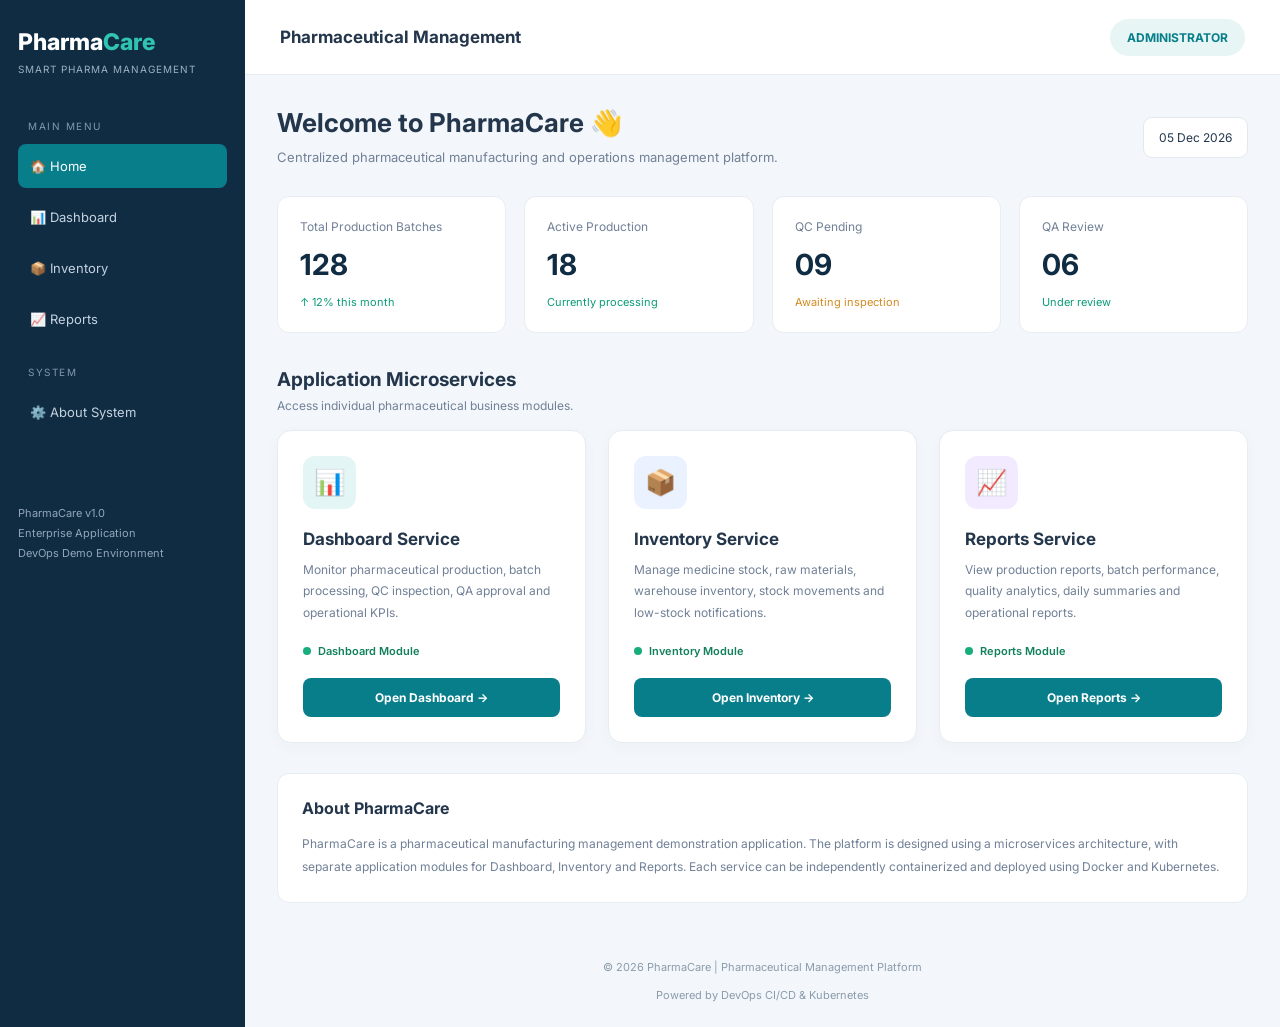
<file: index.html>
<!DOCTYPE html>
<html lang="en">
<head>
<meta charset="UTF-8">
<meta name="viewport" content="width=device-width, initial-scale=1.0">
<title>PharmaCare | Enterprise Management</title>

<link href="https://fonts.googleapis.com/css2?family=Inter:wght@400;500;600;700;800&display=swap" rel="stylesheet">

<style>
* {
    margin: 0;
    padding: 0;
    box-sizing: border-box;
}

body {
    font-family: Inter, sans-serif;
    background: #f3f7fb;
    color: #24364b;
}

.layout {
    display: flex;
    min-height: 100vh;
}

/* Sidebar */
.sidebar {
    width: 245px;
    background: #102c43;
    color: white;
    padding: 28px 18px;
    flex-shrink: 0;
}

.brand {
    font-size: 23px;
    font-weight: 800;
    margin-bottom: 7px;
}

.brand span {
    color: #31c4b1;
}

.tagline {
    color: #9cb0c1;
    font-size: 10px;
    letter-spacing: 1px;
    margin-bottom: 45px;
}

.menu-title {
    color: #8198ab;
    font-size: 10px;
    margin: 25px 10px 12px;
    letter-spacing: 1.5px;
}

.menu a {
    display: block;
    text-decoration: none;
    color: #c5d3df;
    padding: 14px 12px;
    border-radius: 8px;
    margin-bottom: 7px;
    font-size: 13px;
    transition: .2s;
}

.menu a:hover,
.menu a.active {
    background: #087e8b;
    color: white;
}

.sidebar-footer {
    margin-top: 70px;
    font-size: 11px;
    color: #91a7b9;
    line-height: 1.8;
}

/* Main */
.main {
    flex: 1;
    min-width: 0;
}

.topbar {
    background: white;
    height: 75px;
    padding: 0 35px;
    display: flex;
    justify-content: space-between;
    align-items: center;
    border-bottom: 1px solid #e5edf2;
}

.topbar h3 {
    font-size: 17px;
}

.user {
    background: #e7f6f4;
    color: #087e8b;
    padding: 11px 17px;
    border-radius: 25px;
    font-size: 12px;
    font-weight: 700;
}

.container {
    padding: 32px;
    max-width: 1450px;
    margin: auto;
}

.welcome {
    display: flex;
    justify-content: space-between;
    align-items: center;
    margin-bottom: 28px;
    gap: 15px;
}

.welcome h1 {
    font-size: 26px;
    margin-bottom: 9px;
}

.welcome p {
    color: #718096;
    font-size: 13px;
    line-height: 1.6;
}

.date {
    background: white;
    border: 1px solid #e1e9ef;
    border-radius: 9px;
    padding: 12px 15px;
    font-size: 12px;
    white-space: nowrap;
}

/* Statistics */
.stats {
    display: grid;
    grid-template-columns: repeat(4, 1fr);
    gap: 18px;
    margin-bottom: 35px;
}

.stat {
    background: white;
    border: 1px solid #e7edf2;
    border-radius: 12px;
    padding: 22px;
}

.stat-label {
    color: #718096;
    font-size: 12px;
}

.stat h2 {
    font-size: 29px;
    margin: 13px 0 8px;
    color: #102c43;
}

.stat small {
    color: #0b9b78;
    font-size: 11px;
}

/* Microservices */
.section-heading {
    margin-bottom: 17px;
}

.section-heading h2 {
    font-size: 19px;
    margin-bottom: 7px;
}

.section-heading p {
    color: #718096;
    font-size: 12px;
}

.services {
    display: grid;
    grid-template-columns: repeat(3, 1fr);
    gap: 22px;
}

.service {
    background: white;
    padding: 25px;
    border: 1px solid #e5edf2;
    border-radius: 14px;
    transition: .25s;
    box-shadow: 0 4px 15px rgba(25,50,70,.03);
}

.service:hover {
    transform: translateY(-5px);
    box-shadow: 0 10px 25px rgba(25,50,70,.09);
}

.service-icon {
    width: 53px;
    height: 53px;
    border-radius: 12px;
    display: grid;
    place-items: center;
    font-size: 25px;
    margin-bottom: 20px;
}

.dashboard-icon {
    background: #e4f5f5;
}

.inventory-icon {
    background: #eaf1ff;
}

.reports-icon {
    background: #f2eaff;
}

.service h3 {
    font-size: 17px;
    margin-bottom: 10px;
}

.service p {
    color: #718096;
    font-size: 12px;
    line-height: 1.8;
    min-height: 65px;
}

.service-status {
    display: flex;
    align-items: center;
    gap: 7px;
    margin: 20px 0;
    font-size: 11px;
    color: #12805c;
    font-weight: 600;
}

.dot {
    height: 8px;
    width: 8px;
    background: #18ad7c;
    border-radius: 50%;
}

.service a {
    display: block;
    text-align: center;
    background: #087e8b;
    padding: 12px;
    border-radius: 8px;
    color: white;
    text-decoration: none;
    font-size: 12px;
    font-weight: 700;
}

.service a:hover {
    background: #065d69;
}

/* Information */
.info {
    margin-top: 30px;
    background: white;
    padding: 24px;
    border: 1px solid #e5edf2;
    border-radius: 12px;
}

.info h3 {
    font-size: 16px;
    margin-bottom: 15px;
}

.info p {
    color: #718096;
    font-size: 12px;
    line-height: 1.9;
}

footer {
    text-align: center;
    padding: 25px;
    color: #8a9baa;
    font-size: 11px;
}

/* Responsive */
@media(max-width: 1050px) {
    .stats {
        grid-template-columns: repeat(2, 1fr);
    }

    .services {
        grid-template-columns: 1fr 1fr;
    }
}

@media(max-width: 700px) {
    .sidebar {
        width: 68px;
        padding: 22px 8px;
    }

    .brand {
        font-size: 15px;
        text-align: center;
    }

    .tagline, .menu-title, .menu a span,
    .sidebar-footer {
        display: none;
    }

    .menu a {
        text-align: center;
        padding: 15px 3px;
        font-size: 18px;
    }

    .container {
        padding: 20px 14px;
    }

    .topbar {
        padding: 0 15px;
    }

    .services {
        grid-template-columns: 1fr;
    }

    .welcome {
        align-items: flex-start;
        flex-direction: column;
    }
}

@media(max-width: 420px) {
    .stats {
        grid-template-columns: 1fr 1fr;
        gap: 9px;
    }

    .stat {
        padding: 14px;
    }

    .stat h2 {
        font-size: 23px;
    }
}
</style>
</head>

<body>

<div class="layout">

    <!-- SIDEBAR -->
    <aside class="sidebar">

        <div class="brand">Pharma<span>Care</span></div>
        <div class="tagline">SMART PHARMA MANAGEMENT</div>

        <div class="menu-title">MAIN MENU</div>

        <div class="menu">
            <a href="index.html" class="active">🏠 <span>Home</span></a>
            <a href="/dashboard/">📊 <span>Dashboard</span></a>
            <a href="/inventory/">📦 <span>Inventory</span></a>
            <a href="/reports/">📈 <span>Reports</span></a>
        </div>

        <div class="menu-title">SYSTEM</div>

        <div class="menu">
            <a href="#about">⚙️ <span>About System</span></a>
        </div>

        <div class="sidebar-footer">
            PharmaCare v1.0<br>
            Enterprise Application<br>
            DevOps Demo Environment
        </div>

    </aside>

    <!-- MAIN CONTENT -->
    <main class="main">

        <div class="topbar">
            <h3>Pharmaceutical Management</h3>
            <div class="user">ADMINISTRATOR</div>
        </div>

        <div class="container">

            <div class="welcome">
                <div>
                    <h1>Welcome to PharmaCare 👋</h1>
                    <p>Centralized pharmaceutical manufacturing and operations management platform.</p>
                </div>

                <div class="date" id="date"></div>
            </div>

            <!-- KPI -->
            <div class="stats">

                <div class="stat">
                    <div class="stat-label">Total Production Batches</div>
                    <h2>128</h2>
                    <small>↑ 12% this month</small>
                </div>

                <div class="stat">
                    <div class="stat-label">Active Production</div>
                    <h2>18</h2>
                    <small>Currently processing</small>
                </div>

                <div class="stat">
                    <div class="stat-label">QC Pending</div>
                    <h2>09</h2>
                    <small style="color:#d28b22">Awaiting inspection</small>
                </div>

                <div class="stat">
                    <div class="stat-label">QA Review</div>
                    <h2>06</h2>
                    <small>Under review</small>
                </div>

            </div>

            <!-- MICROSERVICES -->
            <div class="section-heading">
                <h2>Application Microservices</h2>
                <p>Access individual pharmaceutical business modules.</p>
            </div>

            <div class="services">

                <!-- DASHBOARD -->
                <div class="service">

                    <div class="service-icon dashboard-icon">📊</div>

                    <h3>Dashboard Service</h3>

                    <p>
                        Monitor pharmaceutical production,
                        batch processing, QC inspection,
                        QA approval and operational KPIs.
                    </p>

                    <div class="service-status">
                        <span class="dot"></span>
                        Dashboard Module
                    </div>

                    <a href="/dashboard/">Open Dashboard →</a>

                </div>

                <!-- INVENTORY -->
                <div class="service">

                    <div class="service-icon inventory-icon">📦</div>

                    <h3>Inventory Service</h3>

                    <p>
                        Manage medicine stock, raw materials,
                        warehouse inventory, stock movements
                        and low-stock notifications.
                    </p>

                    <div class="service-status">
                        <span class="dot"></span>
                        Inventory Module
                    </div>

                    <a href="/inventory/">Open Inventory →</a>

                </div>

                <!-- REPORTS -->
                <div class="service">

                    <div class="service-icon reports-icon">📈</div>

                    <h3>Reports Service</h3>

                    <p>
                        View production reports, batch
                        performance, quality analytics,
                        daily summaries and operational reports.
                    </p>

                    <div class="service-status">
                        <span class="dot"></span>
                        Reports Module
                    </div>

                    <a href="/reports/">Open Reports →</a>

                </div>

            </div>

            <div class="info" id="about">
                <h3>About PharmaCare</h3>
                <p>
                    PharmaCare is a pharmaceutical manufacturing
                    management demonstration application.
                    The platform is designed using a microservices
                    architecture, with separate application modules
                    for Dashboard, Inventory and Reports.
                    Each service can be independently containerized
                    and deployed using Docker and Kubernetes.
                </p>
            </div>

        </div>

        <footer>
            © 2026 PharmaCare | Pharmaceutical Management Platform
            <br><br>
            Powered by DevOps CI/CD & Kubernetes
        </footer>

    </main>

</div>

<script>
document.getElementById("date").textContent =
    new Date().toLocaleDateString("en-IN", {
        day: "2-digit",
        month: "short",
        year: "numeric"
    });
</script>

</body>
</html>
</file>
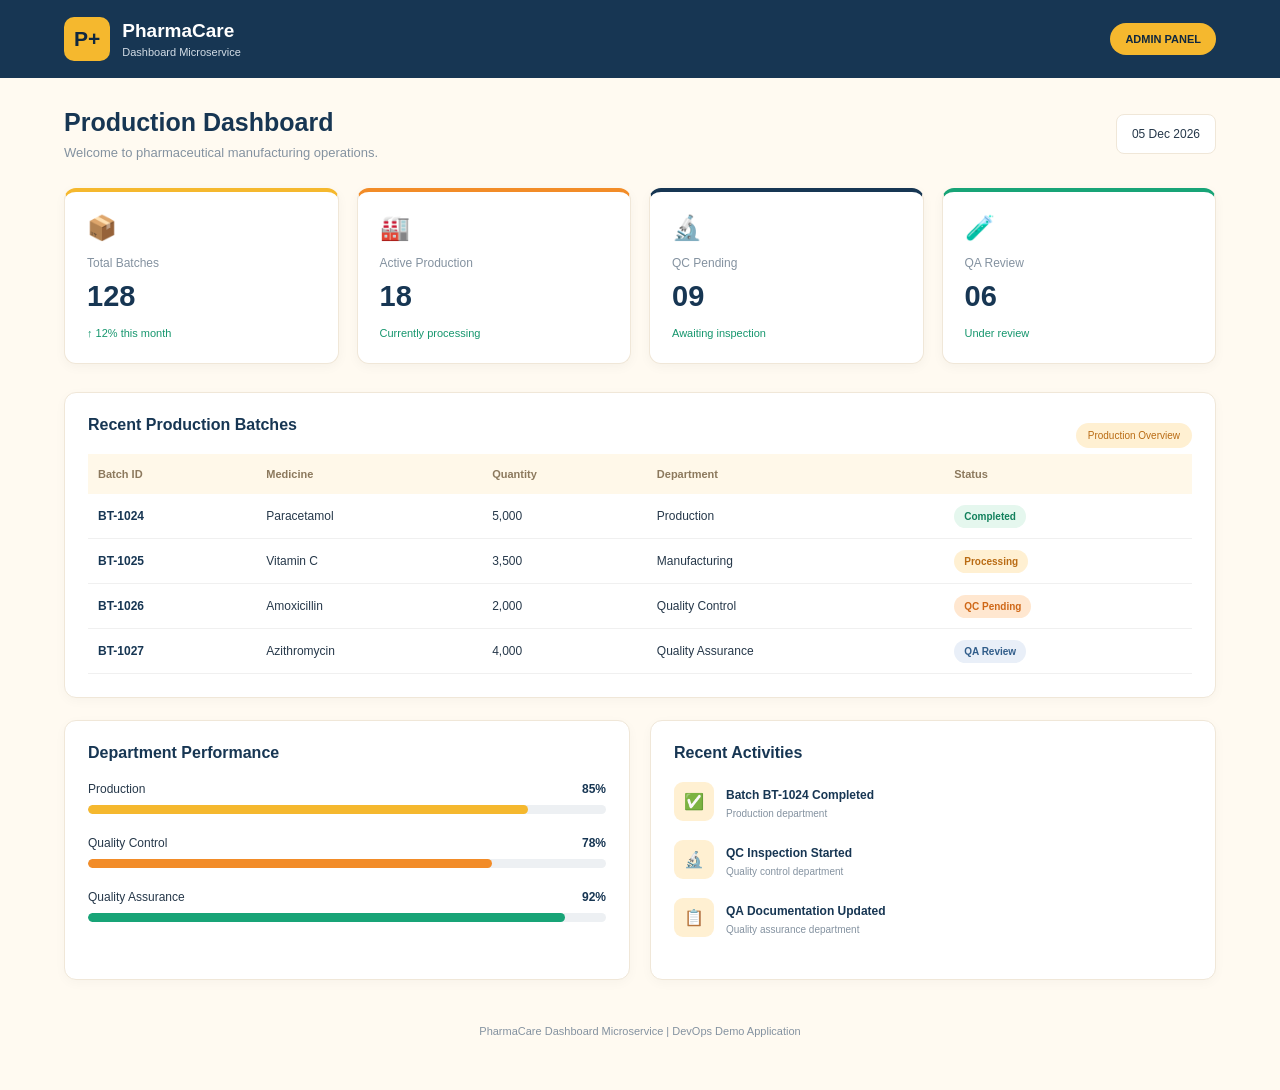
<file: dashboard/index.html>
<!DOCTYPE html>
<html lang="en">
<head>
    <meta charset="UTF-8">
    <meta name="viewport" content="width=device-width, initial-scale=1.0">
    <title>PharmaCare | Dashboard</title>
    <link rel="stylesheet" href="style.css">
</head>

<body>

<header class="topbar">
    <div class="brand">
        <div class="logo">P+</div>
        <div>
            <h2>PharmaCare</h2>
            <p>Dashboard Microservice</p>
        </div>
    </div>

    <div class="user">ADMIN PANEL</div>
</header>

<main class="container">

    <section class="welcome">
        <div>
            <h1>Production Dashboard</h1>
            <p>Welcome to pharmaceutical manufacturing operations.</p>
        </div>
        <div class="date" id="date"></div>
    </section>

    <!-- KPI CARDS -->
    <section class="stats">

        <div class="card yellow">
            <div class="icon">📦</div>
            <p>Total Batches</p>
            <h2>128</h2>
            <small>↑ 12% this month</small>
        </div>

        <div class="card orange">
            <div class="icon">🏭</div>
            <p>Active Production</p>
            <h2>18</h2>
            <small>Currently processing</small>
        </div>

        <div class="card blue">
            <div class="icon">🔬</div>
            <p>QC Pending</p>
            <h2>09</h2>
            <small>Awaiting inspection</small>
        </div>

        <div class="card green">
            <div class="icon">🧪</div>
            <p>QA Review</p>
            <h2>06</h2>
            <small>Under review</small>
        </div>

    </section>

    <!-- PRODUCTION TABLE -->
    <section class="panel">

        <div class="panel-header">
            <h2>Recent Production Batches</h2>
            <span class="tag">Production Overview</span>
        </div>

        <div class="table-wrapper">
            <table>
                <thead>
                    <tr>
                        <th>Batch ID</th>
                        <th>Medicine</th>
                        <th>Quantity</th>
                        <th>Department</th>
                        <th>Status</th>
                    </tr>
                </thead>

                <tbody>
                    <tr>
                        <td>BT-1024</td>
                        <td>Paracetamol</td>
                        <td>5,000</td>
                        <td>Production</td>
                        <td><span class="status completed">Completed</span></td>
                    </tr>

                    <tr>
                        <td>BT-1025</td>
                        <td>Vitamin C</td>
                        <td>3,500</td>
                        <td>Manufacturing</td>
                        <td><span class="status processing">Processing</span></td>
                    </tr>

                    <tr>
                        <td>BT-1026</td>
                        <td>Amoxicillin</td>
                        <td>2,000</td>
                        <td>Quality Control</td>
                        <td><span class="status pending">QC Pending</span></td>
                    </tr>

                    <tr>
                        <td>BT-1027</td>
                        <td>Azithromycin</td>
                        <td>4,000</td>
                        <td>Quality Assurance</td>
                        <td><span class="status review">QA Review</span></td>
                    </tr>
                </tbody>
            </table>
        </div>

    </section>

    <!-- BOTTOM SECTIONS -->
    <section class="bottom-grid">

        <div class="panel">
            <h2>Department Performance</h2>

            <div class="performance">
                <div class="performance-info">
                    <span>Production</span>
                    <strong>85%</strong>
                </div>
                <div class="progress">
                    <span style="width:85%"></span>
                </div>
            </div>

            <div class="performance">
                <div class="performance-info">
                    <span>Quality Control</span>
                    <strong>78%</strong>
                </div>
                <div class="progress orange-bar">
                    <span style="width:78%"></span>
                </div>
            </div>

            <div class="performance">
                <div class="performance-info">
                    <span>Quality Assurance</span>
                    <strong>92%</strong>
                </div>
                <div class="progress green-bar">
                    <span style="width:92%"></span>
                </div>
            </div>
        </div>

        <div class="panel">
            <h2>Recent Activities</h2>

            <div class="activity">
                <span class="activity-icon">✅</span>
                <div>
                    <strong>Batch BT-1024 Completed</strong>
                    <small>Production department</small>
                </div>
            </div>

            <div class="activity">
                <span class="activity-icon">🔬</span>
                <div>
                    <strong>QC Inspection Started</strong>
                    <small>Quality control department</small>
                </div>
            </div>

            <div class="activity">
                <span class="activity-icon">📋</span>
                <div>
                    <strong>QA Documentation Updated</strong>
                    <small>Quality assurance department</small>
                </div>
            </div>

        </div>

    </section>

    <footer>
        PharmaCare Dashboard Microservice | DevOps Demo Application
    </footer>

</main>

<script>
document.getElementById("date").textContent =
    new Date().toLocaleDateString("en-IN", {
        day: "2-digit",
        month: "short",
        year: "numeric"
    });
</script>

</body>
</html>
</file>
<file: dashboard/style.css>
/* PHARMACARE DASHBOARD CSS */

:root {
    --navy: #173653;
    --dark: #10283f;
    --yellow: #f5b82e;
    --orange: #f28c28;
    --background: #fffaf1;
    --white: #ffffff;
    --text: #26384a;
    --muted: #8492a0;
    --border: #f0e7d8;
}

* {
    margin: 0;
    padding: 0;
    box-sizing: border-box;
}

body {
    font-family: Arial, sans-serif;
    background: var(--background);
    color: var(--text);
}

/* HEADER */

.topbar {
    background: var(--navy);
    color: white;
    padding: 17px 5%;
    display: flex;
    align-items: center;
    justify-content: space-between;
}

.brand {
    display: flex;
    align-items: center;
    gap: 12px;
}

.logo {
    background: var(--yellow);
    color: var(--dark);
    padding: 10px;
    border-radius: 10px;
    font-weight: bold;
    font-size: 21px;
}

.brand h2 {
    font-size: 19px;
}

.brand p {
    font-size: 11px;
    color: #d2dce5;
    margin-top: 4px;
}

.user {
    background: var(--yellow);
    color: var(--dark);
    padding: 10px 15px;
    border-radius: 20px;
    font-size: 11px;
    font-weight: bold;
}

/* MAIN CONTAINER */

.container {
    max-width: 1350px;
    margin: auto;
    padding: 30px 5%;
}

/* WELCOME */

.welcome {
    display: flex;
    justify-content: space-between;
    align-items: center;
    margin-bottom: 28px;
    gap: 12px;
}

.welcome h1 {
    color: var(--navy);
    font-size: 25px;
    margin-bottom: 8px;
}

.welcome p {
    font-size: 13px;
    color: var(--muted);
}

.date {
    background: white;
    padding: 12px 15px;
    border: 1px solid var(--border);
    border-radius: 8px;
    font-size: 12px;
}

/* KPI CARDS */

.stats {
    display: grid;
    grid-template-columns: repeat(4, 1fr);
    gap: 18px;
    margin-bottom: 28px;
}

.card {
    background: white;
    padding: 22px;
    border-radius: 12px;
    border: 1px solid var(--border);
    border-top: 4px solid var(--yellow);
    box-shadow: 0 3px 12px rgba(0,0,0,.04);
    transition: .3s;
}

.card:hover {
    transform: translateY(-4px);
}

.card .icon {
    font-size: 24px;
    margin-bottom: 14px;
}

.card p {
    color: var(--muted);
    font-size: 12px;
}

.card h2 {
    color: var(--navy);
    font-size: 29px;
    margin: 10px 0;
}

.card small {
    color: #15966d;
    font-size: 11px;
}

.card.orange {
    border-top-color: var(--orange);
}

.card.blue {
    border-top-color: var(--navy);
}

.card.green {
    border-top-color: #18a477;
}

/* PANELS */

.panel {
    background: white;
    padding: 23px;
    border-radius: 12px;
    border: 1px solid var(--border);
    box-shadow: 0 3px 12px rgba(0,0,0,.03);
    margin-bottom: 22px;
    min-width: 0;
}

.panel h2 {
    color: var(--navy);
    font-size: 16px;
    margin-bottom: 20px;
}

.panel-header {
    display: flex;
    justify-content: space-between;
    align-items: center;
    gap: 10px;
}

.tag {
    color: #b96b13;
    background: #fff0d2;
    border-radius: 20px;
    padding: 7px 12px;
    font-size: 10px;
}

/* TABLE */

.table-wrapper {
    overflow-x: auto;
}

table {
    width: 100%;
    min-width: 550px;
    border-collapse: collapse;
}

th {
    background: #fff8e9;
    color: #8c795d;
    font-size: 11px;
    text-align: left;
    padding: 14px 10px;
}

td {
    padding: 15px 10px;
    font-size: 12px;
    border-bottom: 1px solid #f0f0f0;
}

td:first-child {
    font-weight: bold;
    color: var(--navy);
}

.status {
    padding: 6px 10px;
    border-radius: 20px;
    font-size: 10px;
    font-weight: bold;
    white-space: nowrap;
}

.completed {
    background: #e5f7ee;
    color: #12805c;
}

.processing {
    background: #fff0d2;
    color: #b96b13;
}

.pending {
    background: #ffe7d0;
    color: #cf6717;
}

.review {
    background: #e9eff8;
    color: #315d8a;
}

/* BOTTOM GRID */

.bottom-grid {
    display: grid;
    grid-template-columns: 1fr 1fr;
    gap: 20px;
}

/* PERFORMANCE */

.performance {
    margin-bottom: 22px;
}

.performance-info {
    display: flex;
    justify-content: space-between;
    font-size: 12px;
    margin-bottom: 9px;
}

.performance-info strong {
    color: var(--navy);
}

.progress {
    height: 9px;
    background: #edf0f3;
    border-radius: 20px;
    overflow: hidden;
}

.progress span {
    display: block;
    height: 100%;
    background: var(--yellow);
    border-radius: 20px;
}

.orange-bar span {
    background: var(--orange);
}

.green-bar span {
    background: #18a477;
}

/* ACTIVITIES */

.activity {
    display: flex;
    align-items: center;
    gap: 12px;
    margin-bottom: 19px;
}

.activity-icon {
    background: #fff0d2;
    padding: 10px;
    border-radius: 9px;
}

.activity strong {
    font-size: 12px;
    color: var(--navy);
}

.activity small {
    display: block;
    color: var(--muted);
    font-size: 10px;
    margin-top: 5px;
}

/* FOOTER */

footer {
    text-align: center;
    padding: 23px 10px;
    font-size: 11px;
    color: var(--muted);
}

/* MOBILE RESPONSIVE */

@media(max-width: 950px) {
    .stats {
        grid-template-columns: repeat(2, 1fr);
    }
}

@media(max-width: 650px) {
    .container {
        padding: 22px 4%;
    }

    .bottom-grid {
        grid-template-columns: 1fr;
    }

    .welcome {
        align-items: flex-start;
        flex-direction: column;
    }

    .topbar {
        padding: 15px 4%;
    }

    .welcome h1 {
        font-size: 21px;
    }
}

@media(max-width: 400px) {
    .stats {
        grid-template-columns: 1fr 1fr;
        gap: 9px;
    }

    .card {
        padding: 14px;
    }

    .card h2 {
        font-size: 23px;
    }

    .brand h2 {
        font-size: 16px;
    }
}
</file>
